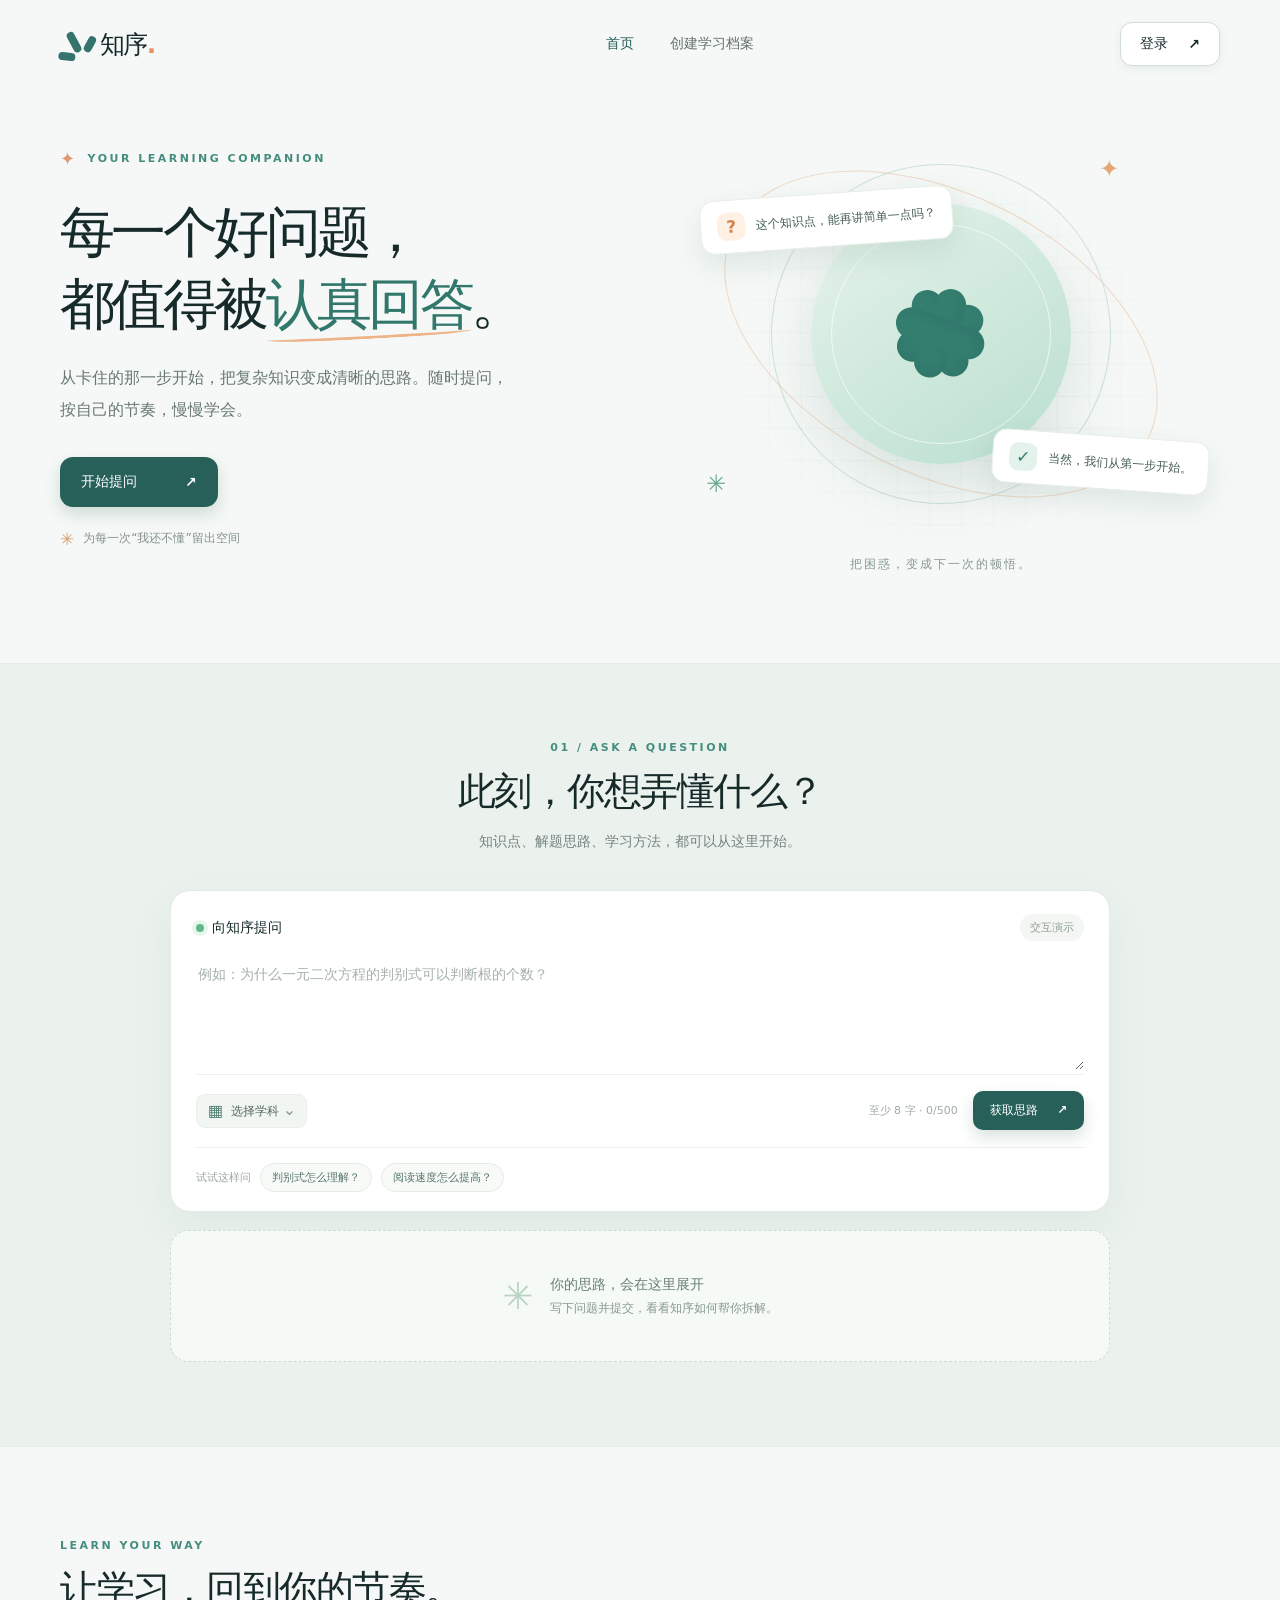
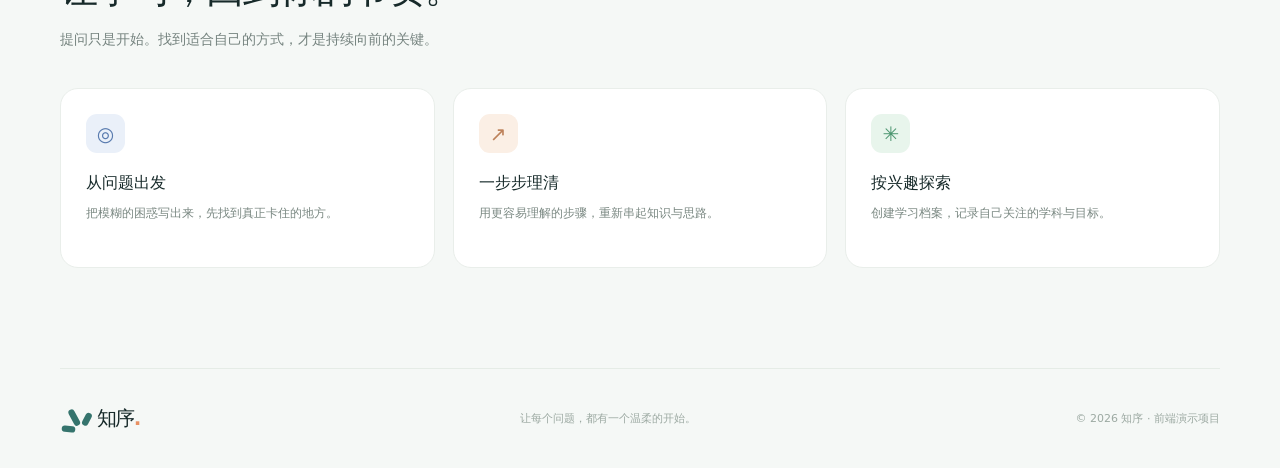
<file: homework-3/index.html>
<!doctype html>
<html lang="zh-CN">
<head>
  <meta charset="UTF-8">
  <meta name="viewport" content="width=device-width, initial-scale=1">
  <meta name="theme-color" content="#f5f8f6">
  <meta name="description" content="知序 AI 助教答疑平台，帮助你梳理问题、找到下一步。">
  <title>知序 · AI 助教答疑平台</title>
  <link rel="stylesheet" href="styles.css">
  <script src="app.js" defer></script>
</head>
<body data-page="home">
  <div class="site-shell">
    <header class="site-header container">
      <a class="brand" href="index.html" aria-label="知序，返回首页">
        <span class="brand-mark" aria-hidden="true"><span></span><span></span><span></span></span>
        <span>知序<span class="brand-dot">.</span></span>
      </a>
      <nav class="main-nav" aria-label="主导航">
        <a class="nav-link active" href="index.html" aria-current="page">首页</a>
        <a class="nav-link" href="register.html">创建学习档案</a>
      </nav>
      <a class="header-login" href="login.html">登录 <span aria-hidden="true">↗</span></a>
    </header>

    <main>
      <section class="hero container" aria-labelledby="hero-title">
        <div class="hero-copy">
          <div class="eyebrow"><span class="eyebrow-spark" aria-hidden="true">✦</span> YOUR LEARNING COMPANION</div>
          <h1 id="hero-title">每一个好问题，<br>都值得被<span class="highlight">认真回答<span class="highlight-line" aria-hidden="true"></span></span>。</h1>
          <p class="hero-lead">从卡住的那一步开始，把复杂知识变成清晰的思路。随时提问，按自己的节奏，慢慢学会。</p>
          <a class="primary-link" href="#ask">开始提问 <span aria-hidden="true">↗</span></a>
          <div class="hero-proof"><span class="proof-icon" aria-hidden="true">✳</span><span>为每一次“我还不懂”留出空间</span></div>
        </div>
        <div class="hero-visual" aria-hidden="true">
          <div class="visual-grid"></div>
          <div class="orbit orbit-one"></div><div class="orbit orbit-two"></div>
          <span class="visual-star star-one">✦</span><span class="visual-star star-two">✳</span>
          <div class="floating-note note-question"><span class="mini-avatar">?</span><span>这个知识点，能再讲简单一点吗？</span></div>
          <div class="visual-core"><div class="core-halo"></div><div class="core-symbol"><span></span><span></span><span></span><span></span></div></div>
          <div class="floating-note note-answer"><span class="answer-check">✓</span><span>当然，我们从第一步开始。</span></div>
          <div class="visual-caption">把困惑，变成下一次的顿悟。</div>
        </div>
      </section>

      <section class="ask-section" id="ask" aria-labelledby="ask-title">
        <div class="container ask-layout">
          <div class="section-heading">
            <p class="section-kicker">01 / ASK A QUESTION</p>
            <h2 id="ask-title">此刻，你想弄懂什么？</h2>
            <p>知识点、解题思路、学习方法，都可以从这里开始。</p>
          </div>
          <div class="ask-card">
            <form id="question-form">
              <div class="ask-card-head"><span class="online-dot"></span> 向知序提问 <span class="demo-tag">交互演示</span></div>
              <label for="question" class="sr-only">输入你的问题</label>
              <textarea id="question" name="question" required minlength="8" maxlength="500" placeholder="例如：为什么一元二次方程的判别式可以判断根的个数？" aria-describedby="question-help"></textarea>
              <div class="ask-bottom">
                <label class="subject-picker" for="subject"><span aria-hidden="true">▦</span><span class="sr-only">选择学科</span><select id="subject" name="subject" aria-label="选择学科"><option value="通用">选择学科</option><option value="数学">数学</option><option value="语文">语文</option><option value="英语">英语</option><option value="物理">物理</option><option value="化学">化学</option><option value="学习方法">学习方法</option></select></label>
                <span id="question-help" class="character-count">至少 8 字 · <output id="question-count">0</output>/500</span>
                <button class="button button-primary ask-submit" type="submit">获取思路 <span aria-hidden="true">↗</span></button>
              </div>
            </form>
            <div class="prompt-row"><span>试试这样问</span><button type="button" class="prompt-chip" data-question="如何理解一元二次方程判别式的作用？" data-subject="数学">判别式怎么理解？</button><button type="button" class="prompt-chip" data-question="英语阅读理解总是做不完，有什么提高速度的方法？" data-subject="英语">阅读速度怎么提高？</button></div>
          </div>
          <section class="answer-panel" id="answer-panel" aria-live="polite" aria-label="回答展示区域">
            <div class="answer-placeholder" id="answer-placeholder"><span class="placeholder-icon" aria-hidden="true">✳</span><div><h3 id="answer-title">你的思路，会在这里展开</h3><p>写下问题并提交，看看知序如何帮你拆解。</p></div></div>
            <div class="answer-content" id="answer-content" hidden><div class="answer-label"><span class="answer-spark" aria-hidden="true">✦</span> 知序的思路 <span>演示回答</span></div><h3 id="answer-question"></h3><p id="answer-intro"></p><ol id="answer-steps"></ol><p class="answer-next" id="answer-next"></p><p class="answer-disclaimer">当前为预设回答演示，尚未接入 AI 服务。</p></div>
          </section>
        </div>
      </section>

      <section class="feature-section container" aria-labelledby="feature-title"><div class="feature-intro"><p class="section-kicker">LEARN YOUR WAY</p><h2 id="feature-title">让学习，回到你的节奏。</h2><p>提问只是开始。找到适合自己的方式，才是持续向前的关键。</p></div><div class="feature-grid"><article class="feature-card"><span class="feature-icon icon-blue" aria-hidden="true">◎</span><h3>从问题出发</h3><p>把模糊的困惑写出来，先找到真正卡住的地方。</p></article><article class="feature-card"><span class="feature-icon icon-peach" aria-hidden="true">↗</span><h3>一步步理清</h3><p>用更容易理解的步骤，重新串起知识与思路。</p></article><article class="feature-card"><span class="feature-icon icon-green" aria-hidden="true">✳</span><h3>按兴趣探索</h3><p>创建学习档案，记录自己关注的学科与目标。</p></article></div></section>
    </main>
    <footer class="site-footer container"><a class="brand footer-brand" href="index.html"><span class="brand-mark" aria-hidden="true"><span></span><span></span><span></span></span><span>知序<span class="brand-dot">.</span></span></a><p>让每个问题，都有一个温柔的开始。</p><span>© 2026 知序 · 前端演示项目</span></footer>
  </div>
</body>
</html>
</file>
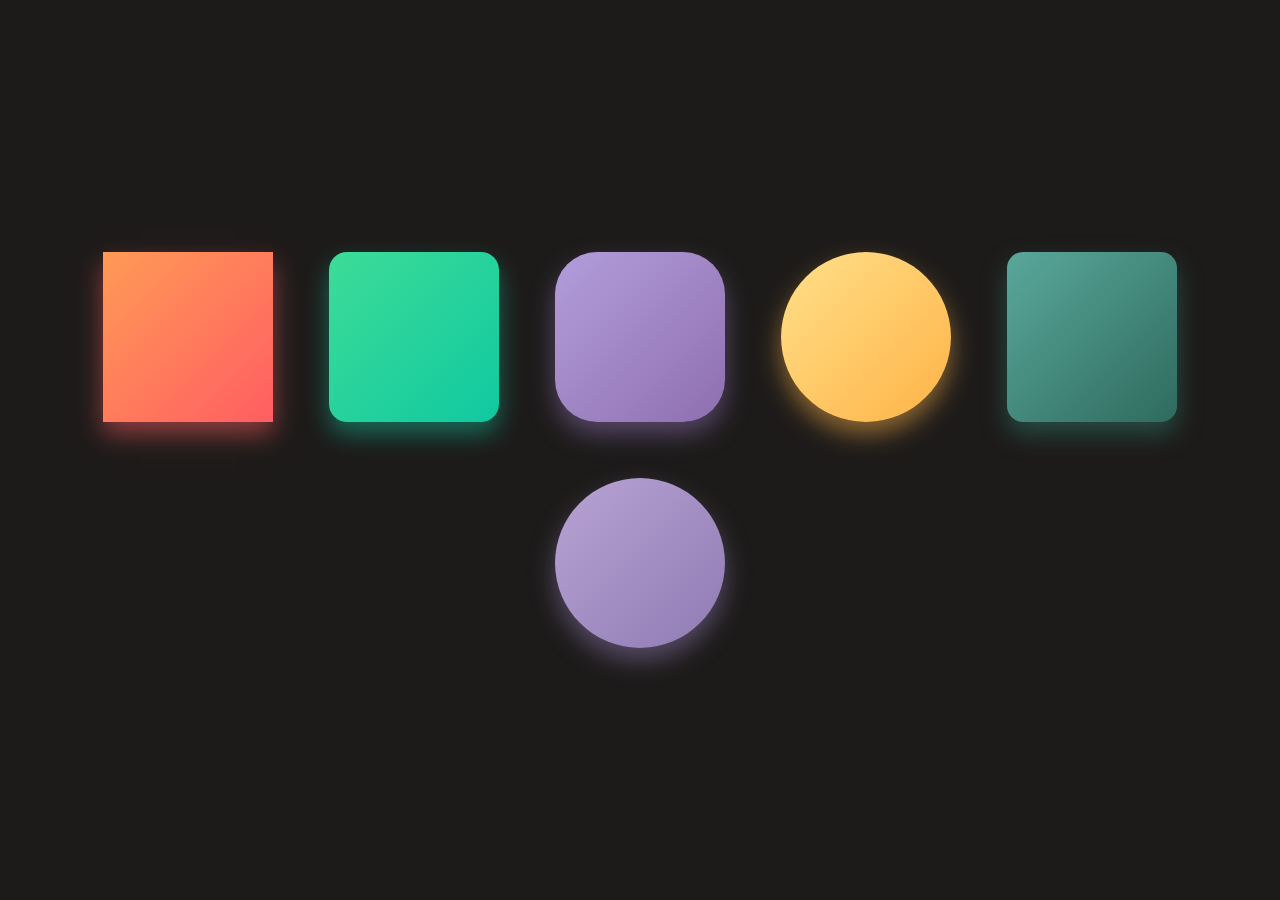
<file: homework-4/index.html>
<!DOCTYPE html>
<html lang="en">
<head>
    <meta charset="UTF-8">
    <meta name="viewport" content="width=device-width, initial-scale=1.0">
    <title>Document</title>
    <style>
        *{
            margin: 0;
            padding: 0;
            box-sizing: border-box;
        }
        body{
            min-height: 100vh;
            display: flex;
            align-items: center;
            justify-content: center;
            background-color: #1d1b1a;
        }
        .stage{
            display: flex;
            flex-wrap: wrap;
            justify-content: center;
            align-items: center;
            gap: 56px;
            padding:56px 32px
        }

        .cube{
            width: 170px;
            height: 170px;

            display: flex;
            flex-wrap: wrap;
            justify-content: center;
            align-items: center;

            --shadow-color: rgba(0, 0, 0, .45);
            box-shadow: 0 12px 24px var(--shadow-color);
            transition: transform .35s ease, box-shadow .35s ease;
        }
        .cube:hover{
            transform: translateY(-10px);
            box-shadow: 0 0 24px var(--shadow-color);
        }

        .c1{
            border-radius: 0;
            background: linear-gradient(135deg,#ff9a56,#ff5e62);
            --shadow-color: rgba(255, 94, 98, .50)
        }
        .c2{
            border-radius: 18px;
            background: linear-gradient(135deg, #3ddc97, #10c9a0);
            --shadow-color: rgba(16, 201, 160, .45)
        }
        .c3{
            border-radius: 42px;
            background: linear-gradient(135deg, #b39ddb, #8e6fb0);
            --shadow-color: rgba(142, 111, 176, .50)
        }
        .c4{
            border-radius: 50%;
            background: linear-gradient(135deg, #ffe08a, #ffb347);
            --shadow-color: rgba(255, 179, 71, .50)
        }
        .c5{
            border-radius: 16px;
            background: linear-gradient(135deg, #5aa79b, #2e6b5e);
            --shadow-color: rgba(46, 107, 94, .60)
        }
        .c6{
            border-radius: 50%;
            background: linear-gradient(135deg, #b9a3d4, #8f7bb3);
            --shadow-color: rgba(143, 123, 179, .50)
        }
        
        .hover-text {
            font: 600 22px/1 "Microsoft YaHei";
            color: white;
            opacity: 0;
            transition: .3s ease .05s;
        }
        .cube:hover .hover-text {
            opacity: 1;
        }
    </style>
</head>
<body>
    <div class="stage">
        <div class="cube c1"><span class="hover-text">hover</span></div>
        <div class="cube c2"><span class="hover-text">hover</span></div>
        <div class="cube c3"><span class="hover-text">hover</span></div>
        <div class="cube c4"><span class="hover-text">hover</span></div>
        <div class="cube c5"><span class="hover-text">hover</span></div>
        <div class="cube c6"><span class="hover-text">hover</span></div>
    </div>
</body>
</html>
</file>
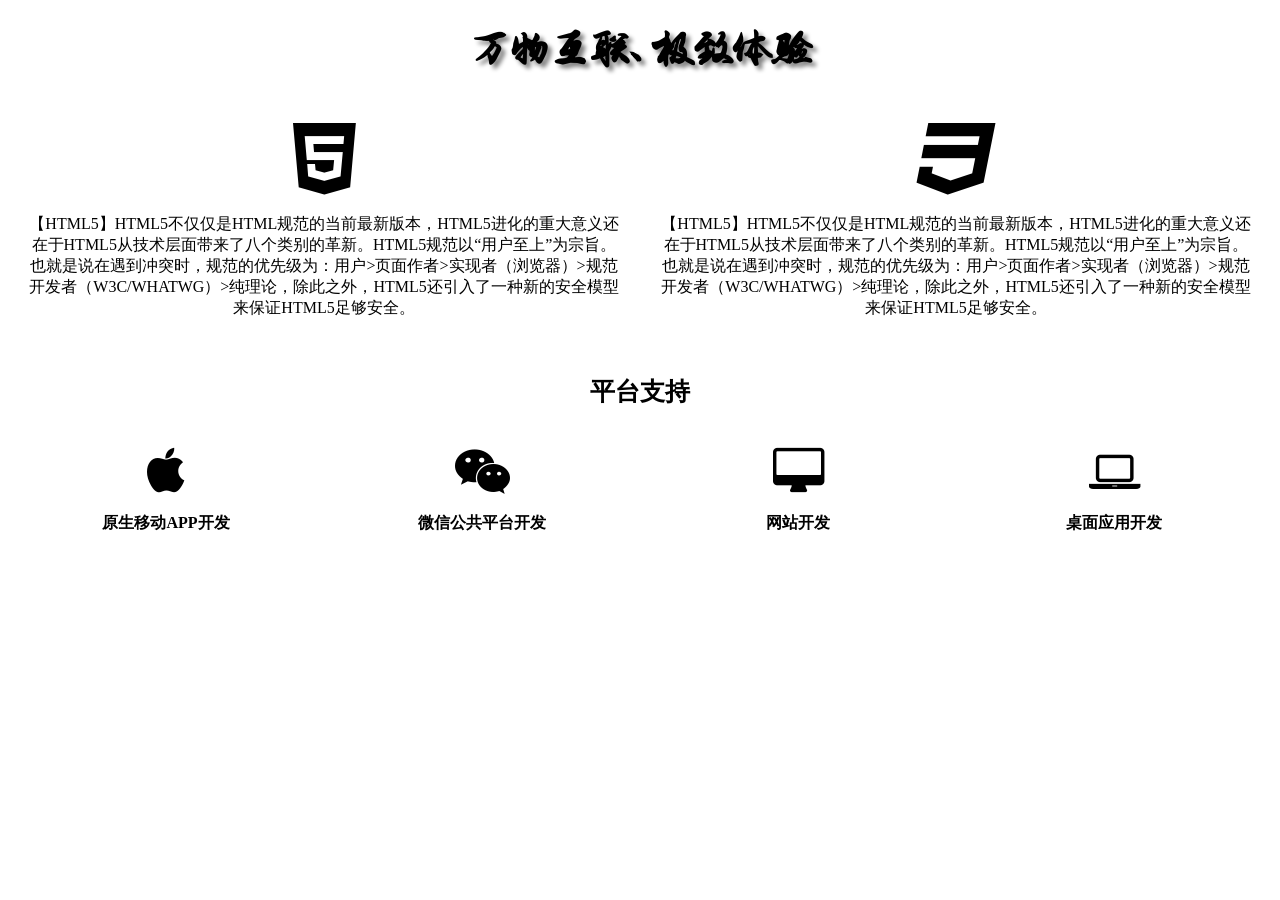
<file: homework-1/iconfont.html>
<!DOCTYPE html>
<html lang="en">
<head>
    <meta charset="UTF-8"/>
    <meta name="viewport" content="width=device-width, initial-scale=1.0"/>
    <link rel="stylesheet" type="text/css" href="./assets/font-awesome.min.css">
    <title>万物互联、极致体验</title>
    <style>
        @font-face {
            font-family: 'calligraphy';
            src: url('./assets/fonts/书法.ttf');
        }

        h1 {
            font-family: 'calligraphy', serif;
            font-size: 40px;
            font-style: bold;
            text-align: center;
            text-shadow: 4px 4px 4px gray;
        }

        h2 {
            font-family: 'Microsoft YaHei', sans-serif;
            font-size: 25px;
            font-style: bold;
            text-align: center;
        }

        .content {
            width: 50%;
            text-align: center;
            padding: 20px;
        }

        .platform {
            width: 25%;
            text-align: center;
            padding: 20px;
        }
    </style>
</head>
<body>
    <h1>万物互联、极致体验</h1>
    <div style="display: flex; width: 100%;">
        <span class="content">
            <i class="fa fa-html5 fa-5x"></i>
            <p>【HTML5】HTML5不仅仅是HTML规范的当前最新版本，HTML5进化的重大意义还在于HTML5从技术层面带来了八个类别的革新。HTML5规范以“用户至上”为宗旨。也就是说在遇到冲突时，规范的优先级为：用户>页面作者>实现者（浏览器）>规范开发者（W3C/WHATWG）>纯理论，除此之外，HTML5还引入了一种新的安全模型来保证HTML5足够安全。</p>
        </span>
        <span class="content">
            <i class="fa fa-css3 fa-5x"></i>
            <p>【HTML5】HTML5不仅仅是HTML规范的当前最新版本，HTML5进化的重大意义还在于HTML5从技术层面带来了八个类别的革新。HTML5规范以“用户至上”为宗旨。也就是说在遇到冲突时，规范的优先级为：用户>页面作者>实现者（浏览器）>规范开发者（W3C/WHATWG）>纯理论，除此之外，HTML5还引入了一种新的安全模型来保证HTML5足够安全。</p>
        </span>
    </div>

    <h2>平台支持</h2>
    <div style="display: flex; width: 100%;">
        <span class="platform">
            <i class="fa fa-apple fa-3x"></i>
            <p><b>原生移动APP开发</b></p>
        </span>
        <span class="platform">
            <i class="fa fa-wechat fa-3x"></i>
            <p><b>微信公共平台开发</b></p>
        </span>
        <span class="platform">
            <i class="fa fa-desktop fa-3x"></i>
            <p><b>网站开发</b></p>
        </span>
        <span class="platform">
            <i class="fa fa-laptop fa-3x"></i>
            <p><b>桌面应用开发</b></p>
        </span>
    </div>
</body>
</html>
</file>
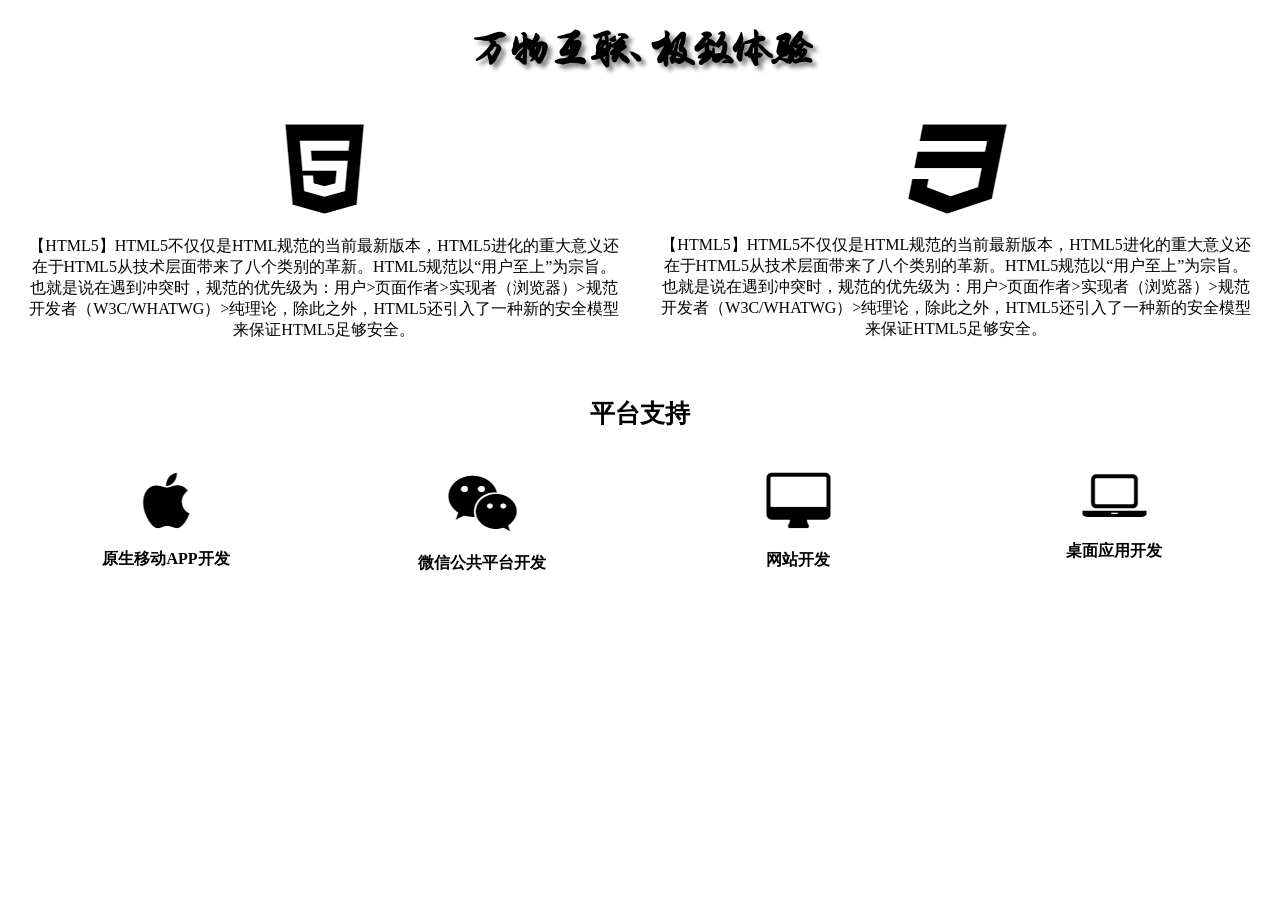
<file: homework-1/image.html>
<!DOCTYPE html>
<html lang="en">
<head>
    <meta charset="UTF-8"/>
    <meta name="viewport" content="width=device-width, initial-scale=1.0"/>
    <title>万物互联、极致体验</title>
    <style>
        @font-face {
            font-family: 'calligraphy';
            src: url('./assets/fonts/书法.ttf');
        }

        h1 {
            font-family: 'calligraphy', serif;
            font-size: 40px;
            font-style: bold;
            text-align: center;
            text-shadow: 4px 4px 4px gray;
        }

        h2 {
            font-family: 'Microsoft YaHei', sans-serif;
            font-size: 25px;
            font-style: bold;
            text-align: center;
        }

        .content {
            width: 50%;
            text-align: center;
            padding: 20px;
        }

        .platform {
            width: 25%;
            text-align: center;
            padding: 20px;
        }
    </style>
</head>
<body>
    <h1>万物互联、极致体验</h1>
    <div style="display: flex; width: 100%;">
        <span class="content">
            <img src="./assets/images/1.png" alt="1.png"/>
            <p>【HTML5】HTML5不仅仅是HTML规范的当前最新版本，HTML5进化的重大意义还在于HTML5从技术层面带来了八个类别的革新。HTML5规范以“用户至上”为宗旨。也就是说在遇到冲突时，规范的优先级为：用户>页面作者>实现者（浏览器）>规范开发者（W3C/WHATWG）>纯理论，除此之外，HTML5还引入了一种新的安全模型来保证HTML5足够安全。</p>
        </span>
        <span class="content">
            <img src="./assets/images/2.png" alt="2.png"/>
            <p>【HTML5】HTML5不仅仅是HTML规范的当前最新版本，HTML5进化的重大意义还在于HTML5从技术层面带来了八个类别的革新。HTML5规范以“用户至上”为宗旨。也就是说在遇到冲突时，规范的优先级为：用户>页面作者>实现者（浏览器）>规范开发者（W3C/WHATWG）>纯理论，除此之外，HTML5还引入了一种新的安全模型来保证HTML5足够安全。</p>
        </span>
    </div>

    <h2>平台支持</h2>
    <div style="display: flex; width: 100%;">
        <span class="platform">
            <img src="./assets/images/3.png" alt="3.png"/>
            <p><b>原生移动APP开发</b></p>
        </span>
        <span class="platform">
            <img src="./assets/images/4.png" alt="4.png"/>
            <p><b>微信公共平台开发</b></p>
        </span>
        <span class="platform">
            <img src="./assets/images/5.png" alt="5.png"/>
            <p><b>网站开发</b></p>
        </span>
        <span class="platform">
            <img src="./assets/images/6.png" alt="6.png"/>
            <p><b>桌面应用开发</b></p>
        </span>
    </div>
</body>
</html>
</file>
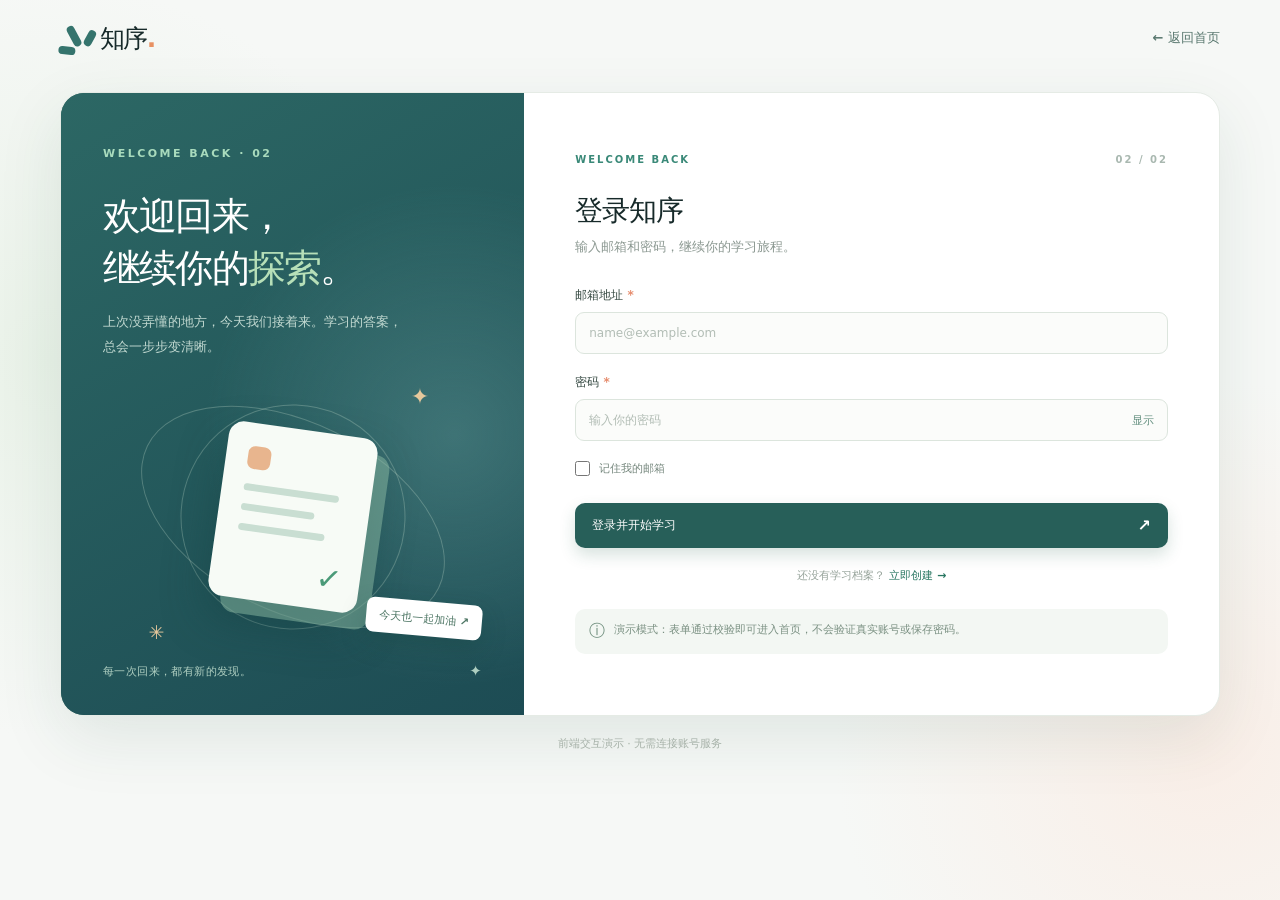
<file: homework-3/login.html>
<!doctype html>
<html lang="zh-CN">
<head>
  <meta charset="UTF-8">
  <meta name="viewport" content="width=device-width, initial-scale=1">
  <meta name="theme-color" content="#f5f8f6">
  <title>登录 · 知序</title>
  <link rel="stylesheet" href="styles.css">
  <script src="app.js" defer></script>
</head>
<body data-page="login">
  <div class="auth-page">
    <header class="auth-header container"><a class="brand" href="index.html" aria-label="知序，返回首页"><span class="brand-mark" aria-hidden="true"><span></span><span></span><span></span></span><span>知序<span class="brand-dot">.</span></span></a><a class="back-link" href="index.html">← 返回首页</a></header>
    <main class="auth-main container login-main">
      <div class="auth-card login-card">
        <aside class="auth-aside login-aside"><div class="aside-top"><span class="aside-kicker">WELCOME BACK · 02</span><h1>欢迎回来，<br>继续你的<span>探索</span>。</h1><p>上次没弄懂的地方，今天我们接着来。学习的答案，总会一步步变清晰。</p></div><div class="aside-art" aria-hidden="true"><div class="aside-orbit aside-orbit-a"></div><div class="aside-orbit aside-orbit-b"></div><span class="aside-art-star star-a">✦</span><span class="aside-art-star star-b">✳</span><div class="art-paper login-paper"><span class="paper-dot"></span><span class="paper-line paper-line-a"></span><span class="paper-line paper-line-b"></span><span class="paper-line paper-line-c"></span><span class="paper-accent">✓</span></div><div class="art-badge">今天也一起加油 ↗</div></div><div class="aside-footer">每一次回来，都有新的发现。 <span>✦</span></div></aside>
        <div class="auth-form-area login-form-area"><div class="form-topline"><span>WELCOME BACK</span><span>02 / 02</span></div><div class="form-heading"><h2>登录知序</h2><p>输入邮箱和密码，继续你的学习旅程。</p></div>
          <form id="login-form" class="stacked-form"><div class="field"><label for="login-email">邮箱地址 <span class="required-mark">*</span></label><input id="login-email" name="email" type="email" required maxlength="254" autocomplete="email" inputmode="email" placeholder="name@example.com"></div><div class="field"><label for="login-password">密码 <span class="required-mark">*</span></label><div class="password-wrap"><input id="login-password" name="password" type="password" required minlength="8" maxlength="32" autocomplete="current-password" placeholder="输入你的密码"><button class="password-toggle" type="button" data-toggle-password="login-password" aria-label="显示密码" aria-pressed="false">显示</button></div></div><label class="remember-label"><input id="remember-email" type="checkbox" name="remember"><span>记住我的邮箱</span></label><button class="button button-primary form-submit" type="submit">登录并开始学习 <span aria-hidden="true">↗</span></button><p class="form-status" id="login-status" role="status" aria-live="polite"></p><p class="switch-auth">还没有学习档案？<a href="register.html">立即创建 <span aria-hidden="true">→</span></a></p></form>
          <div class="demo-explainer"><span aria-hidden="true">ⓘ</span><p>演示模式：表单通过校验即可进入首页，不会验证真实账号或保存密码。</p></div>
        </div>
      </div>
      <p class="auth-note">前端交互演示 · 无需连接账号服务</p>
    </main>
  </div>
</body>
</html>
</file>
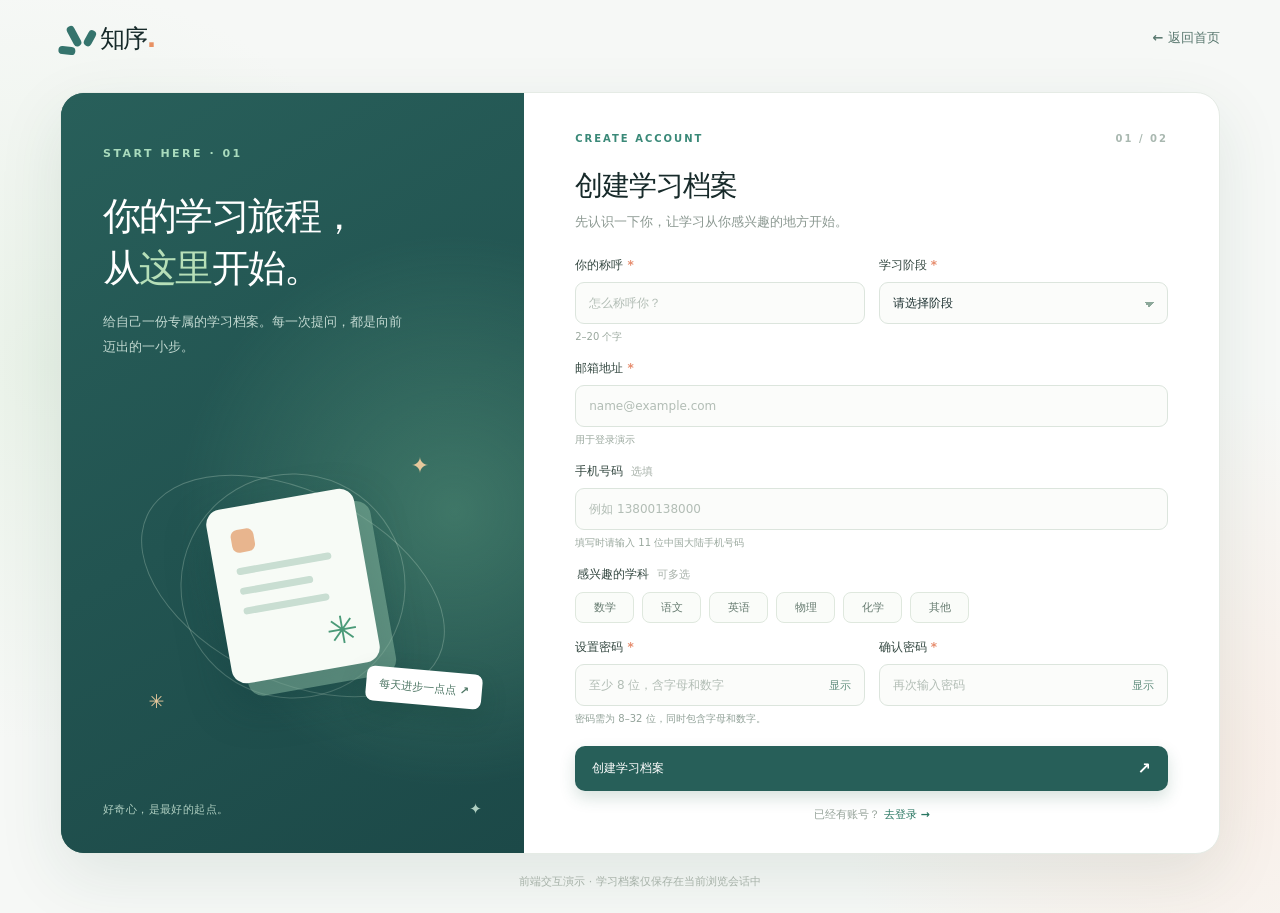
<file: homework-3/register.html>
<!doctype html>
<html lang="zh-CN">
<head>
  <meta charset="UTF-8">
  <meta name="viewport" content="width=device-width, initial-scale=1">
  <meta name="theme-color" content="#f5f8f6">
  <title>创建学习档案 · 知序</title>
  <link rel="stylesheet" href="styles.css">
  <script src="app.js" defer></script>
</head>
<body data-page="register">
  <div class="auth-page">
    <header class="auth-header container"><a class="brand" href="index.html" aria-label="知序，返回首页"><span class="brand-mark" aria-hidden="true"><span></span><span></span><span></span></span><span>知序<span class="brand-dot">.</span></span></a><a class="back-link" href="index.html">← 返回首页</a></header>
    <main class="auth-main container">
      <div class="auth-card register-card">
        <aside class="auth-aside"><div class="aside-top"><span class="aside-kicker">START HERE · 01</span><h1>你的学习旅程，<br>从<span>这里</span>开始。</h1><p>给自己一份专属的学习档案。每一次提问，都是向前迈出的一小步。</p></div><div class="aside-art" aria-hidden="true"><div class="aside-orbit aside-orbit-a"></div><div class="aside-orbit aside-orbit-b"></div><span class="aside-art-star star-a">✦</span><span class="aside-art-star star-b">✳</span><div class="art-paper"><span class="paper-dot"></span><span class="paper-line paper-line-a"></span><span class="paper-line paper-line-b"></span><span class="paper-line paper-line-c"></span><span class="paper-accent">✳</span></div><div class="art-badge">每天进步一点点 ↗</div></div><div class="aside-footer">好奇心，是最好的起点。 <span>✦</span></div></aside>
        <div class="auth-form-area"><div class="form-topline"><span>CREATE ACCOUNT</span><span>01 / 02</span></div><div class="form-heading"><h2>创建学习档案</h2><p>先认识一下你，让学习从你感兴趣的地方开始。</p></div>
          <form id="register-form" class="stacked-form">
            <div class="field-row"><div class="field"><label for="reg-name">你的称呼 <span class="required-mark">*</span></label><input id="reg-name" name="name" type="text" required minlength="2" maxlength="20" autocomplete="nickname" placeholder="怎么称呼你？"><small>2–20 个字</small></div><div class="field"><label for="reg-stage">学习阶段 <span class="required-mark">*</span></label><select id="reg-stage" name="stage" required><option value="" selected disabled>请选择阶段</option><option value="初中">初中</option><option value="高中">高中</option><option value="大学">大学</option><option value="自我提升">自我提升</option></select></div></div>
            <div class="field"><label for="reg-email">邮箱地址 <span class="required-mark">*</span></label><input id="reg-email" name="email" type="email" required maxlength="254" autocomplete="email" inputmode="email" placeholder="name@example.com"><small>用于登录演示</small></div>
            <div class="field"><label for="reg-phone">手机号码 <span class="optional-label">选填</span></label><input id="reg-phone" name="phone" type="tel" inputmode="tel" autocomplete="tel" pattern="1[3-9][0-9]{9}" title="请输入 11 位中国大陆手机号码" placeholder="例如 13800138000"><small>填写时请输入 11 位中国大陆手机号码</small></div>
            <fieldset class="interest-field"><legend>感兴趣的学科 <span class="optional-label">可多选</span></legend><div class="interest-options"><label><input type="checkbox" name="interests" value="数学"><span>数学</span></label><label><input type="checkbox" name="interests" value="语文"><span>语文</span></label><label><input type="checkbox" name="interests" value="英语"><span>英语</span></label><label><input type="checkbox" name="interests" value="物理"><span>物理</span></label><label><input type="checkbox" name="interests" value="化学"><span>化学</span></label><label><input type="checkbox" name="interests" value="其他"><span>其他</span></label></div></fieldset>
            <div class="field-row password-row"><div class="field"><label for="reg-password">设置密码 <span class="required-mark">*</span></label><div class="password-wrap"><input id="reg-password" name="password" type="password" required minlength="8" maxlength="32" pattern="(?=.*[A-Za-z])(?=.*[0-9]).{8,32}" title="密码需为 8–32 位，且同时包含字母和数字" autocomplete="new-password" placeholder="至少 8 位，含字母和数字" aria-describedby="password-hint"><button class="password-toggle" type="button" data-toggle-password="reg-password" aria-label="显示密码" aria-pressed="false">显示</button></div></div><div class="field"><label for="reg-confirm">确认密码 <span class="required-mark">*</span></label><div class="password-wrap"><input id="reg-confirm" name="confirm" type="password" required minlength="8" maxlength="32" autocomplete="new-password" placeholder="再次输入密码" aria-describedby="confirm-hint"><button class="password-toggle" type="button" data-toggle-password="reg-confirm" aria-label="显示确认密码" aria-pressed="false">显示</button></div></div></div>
            <p class="form-hint" id="password-hint">密码需为 8–32 位，同时包含字母和数字。</p><p class="form-hint confirm-hint" id="confirm-hint">请再次输入相同密码。</p>
            <button class="button button-primary form-submit" type="submit">创建学习档案 <span aria-hidden="true">↗</span></button><p class="form-status" id="register-status" role="status" aria-live="polite"></p><p class="switch-auth">已经有账号？<a href="login.html">去登录 <span aria-hidden="true">→</span></a></p>
          </form>
        </div>
      </div>
      <p class="auth-note">前端交互演示 · 学习档案仅保存在当前浏览会话中</p>
    </main>
  </div>
</body>
</html>
</file>
<file: homework-3/styles.css>
:root{font-family:Inter,"PingFang SC","Microsoft YaHei",system-ui,sans-serif;color:#172a2a;background:#f5f8f6;font-synthesis:none}*{box-sizing:border-box}[hidden]{display:none!important}html{scroll-behavior:smooth}body{margin:0;min-width:320px}button,input,textarea,select{font:inherit}button{cursor:pointer}a{color:inherit;text-decoration:none}p,h1,h2,h3{margin-top:0}input,textarea,select{color:#1f3333}.sr-only{position:absolute;width:1px;height:1px;padding:0;margin:-1px;overflow:hidden;clip:rect(0,0,0,0);white-space:nowrap;border:0}.container{width:min(1160px,calc(100% - 48px));margin-inline:auto}.site-shell{overflow:hidden}.site-header,.auth-header{height:88px;display:flex;align-items:center;justify-content:space-between}.brand{display:inline-flex;align-items:center;gap:10px;font-size:25px;font-weight:800;letter-spacing:-1.6px;white-space:nowrap}.brand-dot{color:#e89163}.brand-mark{width:30px;height:30px;display:inline-block;position:relative;transform:rotate(-28deg)}.brand-mark span{display:block;position:absolute;background:#35746d;border-radius:12px;transform-origin:bottom center}.brand-mark span:nth-child(1){width:8px;height:22px;left:11px;top:2px}.brand-mark span:nth-child(2){width:8px;height:17px;left:5px;top:10px;transform:rotate(-56deg)}.brand-mark span:nth-child(3){width:8px;height:17px;left:17px;top:10px;transform:rotate(56deg)}.main-nav{display:flex;align-items:center;gap:36px;margin-left:85px}.nav-link{font-size:14px;color:#64716f;font-weight:600;transition:color .2s}.nav-link:hover,.nav-link.active{color:#225e57}.header-login{display:inline-flex;align-items:center;justify-content:center;gap:20px;min-width:100px;padding:12px 18px;border:1px solid #d1ddd9;border-radius:12px;background:#fff;font-size:14px;font-weight:700;box-shadow:0 3px 10px #113b2810;transition:transform .2s,box-shadow .2s}.header-login:hover,.primary-link:hover,.button:hover{transform:translateY(-2px);box-shadow:0 9px 22px #184d3a22}.hero{min-height:575px;display:grid;grid-template-columns:1.02fr .98fr;align-items:center;gap:20px;padding-top:24px;padding-bottom:70px}.hero-copy{position:relative;z-index:1;padding-bottom:8px}.eyebrow,.section-kicker,.aside-kicker,.form-topline{font-size:11px;font-weight:800;letter-spacing:2.5px;color:#458d7f}.eyebrow{display:inline-flex;align-items:center;gap:10px;margin-bottom:27px}.eyebrow-spark{font-size:18px;color:#df996c}.hero h1{font-size:clamp(42px,4.3vw,66px);line-height:1.31;letter-spacing:-3.6px;font-weight:850;margin-bottom:22px;white-space:nowrap}.highlight{color:#32776b;position:relative}.highlight-line{position:absolute;left:0;bottom:-3px;width:100%;height:8px;border-bottom:3px solid #edb389;border-radius:50%;transform:rotate(-3deg)}.hero-lead{max-width:460px;font-size:16px;line-height:1.95;color:#687775;margin-bottom:32px}.primary-link,.button-primary{background:#275f59;color:#fff;box-shadow:0 7px 16px #245f492e}.primary-link{display:inline-flex;align-items:center;justify-content:space-between;gap:48px;border-radius:13px;padding:16px 21px;font-size:14px;font-weight:700;transition:transform .2s,box-shadow .2s}.hero-proof{display:flex;align-items:center;gap:9px;font-size:12px;color:#83918d;margin-top:22px}.proof-icon{font-size:17px;color:#dd9b6b}.hero-visual{height:470px;position:relative;isolation:isolate}.visual-grid{position:absolute;inset:22px 5px 8px 12px;background-image:linear-gradient(#2f706611 1px,transparent 1px),linear-gradient(90deg,#2f706611 1px,transparent 1px);background-size:32px 32px;mask-image:radial-gradient(ellipse at center,#000 15%,transparent 72%)}.orbit{position:absolute;border:1px solid #88b7a75c;border-radius:50%;left:50%;top:46%;transform:translate(-50%,-50%) rotate(-18deg)}.orbit-one{width:340px;height:340px}.orbit-two{width:465px;height:280px;transform:translate(-50%,-50%) rotate(27deg);border-color:#e9b79280}.visual-core{position:absolute;width:260px;height:260px;left:50%;top:46%;transform:translate(-50%,-50%);background:linear-gradient(145deg,#e8f4eb,#b8decf);border-radius:50%;box-shadow:0 25px 60px #37715e25;display:grid;place-items:center}.core-halo{position:absolute;inset:20px;border:1px solid #ffffffa8;border-radius:50%}.core-symbol{width:120px;height:120px;position:relative;transform:rotate(-25deg)}.core-symbol span{position:absolute;width:31px;height:92px;border-radius:30px;background:#347e70;left:44px;top:13px;box-shadow:inset -5px -7px 10px #174d421c}.core-symbol span:nth-child(2){transform:rotate(90deg)}.core-symbol span:nth-child(3){transform:rotate(45deg)}.core-symbol span:nth-child(4){transform:rotate(-45deg)}.floating-note{position:absolute;display:flex;align-items:center;gap:11px;background:#fff;border:1px solid #e9eee9;border-radius:14px;padding:12px 16px;box-shadow:0 12px 30px #154b3c1a;font-size:12px;color:#455d58;font-weight:650;white-space:nowrap;z-index:2}.note-question{left:7%;top:16%;transform:rotate(-4deg)}.note-answer{right:2%;bottom:21%;transform:rotate(4deg)}.mini-avatar,.answer-check{width:28px;height:28px;display:grid;place-items:center;border-radius:9px;font-size:17px}.mini-avatar{background:#fff0e4;color:#d1834b}.answer-check{background:#e3f3ec;color:#34826b}.visual-star{position:absolute;color:#e6a776;font-size:24px}.star-one{right:18%;top:8%}.star-two{left:8%;bottom:19%;color:#69a88f}.visual-caption{position:absolute;bottom:3%;width:100%;text-align:center;color:#879793;font-size:12px;letter-spacing:2px}.ask-section{background:#ebf2ee;padding:77px 0 84px;border-top:1px solid #e3ece5;border-bottom:1px solid #e3ece5}.ask-layout{max-width:940px}.section-heading{text-align:center;margin-bottom:36px}.section-kicker{margin-bottom:12px}.section-heading h2,.feature-intro h2{font-size:clamp(27px,3vw,38px);letter-spacing:-1.5px;margin-bottom:12px}.section-heading>p:last-child,.feature-intro>p:last-child{color:#75837f;font-size:14px;line-height:1.8;margin-bottom:0}.ask-card{background:#fff;border:1px solid #e2ebe5;border-radius:20px;box-shadow:0 16px 40px #255a4210;padding:23px 25px 19px}.ask-card-head{display:flex;align-items:center;gap:8px;font-size:14px;font-weight:750;margin-bottom:14px}.online-dot{width:8px;height:8px;border-radius:50%;background:#64b88e;box-shadow:0 0 0 4px #e5f7ec}.demo-tag{margin-left:auto;color:#8e9d97;background:#f3f6f3;border-radius:20px;padding:6px 10px;font-size:11px;font-weight:650}.ask-card textarea{width:100%;min-height:115px;resize:vertical;border:0;outline:0;line-height:1.75;font-size:14px;padding:7px 2px;background:#fff}.ask-card textarea::placeholder{color:#a5b0ac}.ask-bottom{display:flex;align-items:center;gap:15px;border-top:1px solid #edf1ed;padding-top:16px}.subject-picker{position:relative;display:inline-flex;align-items:center;gap:6px;background:#f2f6f2;border:1px solid #e8eee8;border-radius:9px;padding:0 11px;color:#528276}.subject-picker select{appearance:none;border:0;background:transparent;padding:9px 16px 9px 2px;font-size:12px;color:#526660;outline:0;cursor:pointer}.subject-picker:after{content:"⌄";position:absolute;right:10px;top:5px;color:#849b90;pointer-events:none}.character-count{margin-left:auto;font-size:11px;color:#a0aaa5}.button{border:0;border-radius:10px;font-weight:700;transition:transform .2s,box-shadow .2s}.ask-submit{padding:11px 17px;font-size:12px;white-space:nowrap}.ask-submit span{margin-left:15px}.prompt-row{display:flex;align-items:center;flex-wrap:wrap;gap:9px;margin-top:17px;padding-top:15px;border-top:1px solid #edf1ed;font-size:11px;color:#9ba8a2}.prompt-chip{border:1px solid #e4ece5;background:#f8faf8;color:#56766b;border-radius:50px;padding:6px 11px;font-size:11px;transition:background .2s}.prompt-chip:hover{background:#edf5ee}.answer-panel{margin-top:18px;border:1px dashed #cbdcd0;border-radius:18px;background:#f6faf6;min-height:130px}.answer-placeholder{display:flex;align-items:center;justify-content:center;gap:16px;min-height:130px;color:#879a8d}.placeholder-icon{font-size:37px;color:#b9d4c3}.answer-placeholder h3{font-size:14px;color:#677f72;margin-bottom:6px}.answer-placeholder p{font-size:12px;margin-bottom:0}.answer-content{padding:26px 30px}.answer-content[hidden]{display:none}.answer-label{display:flex;align-items:center;gap:8px;color:#327c6d;font-size:12px;font-weight:800;letter-spacing:1px}.answer-label>span:last-child{font-size:10px;letter-spacing:0;margin-left:auto;color:#9aa9a0;font-weight:500}.answer-spark{font-size:18px;color:#df9d68}.answer-content h3{font-size:20px;margin:16px 0 12px}.answer-content p,.answer-content li{font-size:14px;color:#576c61;line-height:1.9}.answer-content ol{padding-left:22px}.answer-content li{padding-left:6px;margin-bottom:8px}.answer-next{border-left:3px solid #dbaf85;padding-left:13px}.answer-content .answer-disclaimer{font-size:11px;color:#9aa69f;margin:18px 0 0}.feature-section{padding-top:92px;padding-bottom:100px}.feature-intro{max-width:460px;margin-bottom:36px}.feature-grid{display:grid;grid-template-columns:repeat(3,1fr);gap:18px}.feature-card{background:#fff;border:1px solid #e9eeea;border-radius:18px;padding:25px 25px 28px;min-height:180px}.feature-icon{display:grid;place-items:center;width:39px;height:39px;border-radius:11px;font-size:20px;margin-bottom:20px}.icon-blue{color:#597baf;background:#eaf0f9}.icon-peach{color:#bd815a;background:#fbefe5}.icon-green{color:#4b956f;background:#e8f5ec}.feature-card h3{font-size:16px;margin-bottom:9px}.feature-card p{color:#7a8882;font-size:12px;line-height:1.8;margin-bottom:0}.site-footer{display:flex;align-items:center;justify-content:space-between;gap:20px;border-top:1px solid #e5ece6;min-height:100px}.footer-brand{font-size:20px}.footer-brand .brand-mark{transform:rotate(-28deg) scale(.8);margin-right:-3px}.site-footer p,.site-footer>span{font-size:11px;color:#9ca9a2;margin:0}
/* Account pages */
.auth-page{min-height:100vh;background:radial-gradient(circle at 4% 40%,#e9f2e8 0,transparent 28%),radial-gradient(circle at 94% 83%,#f9eee7 0,transparent 26%),#f6f8f6}.auth-header{height:76px}.back-link{font-size:13px;font-weight:650;color:#58776e}.back-link:hover{text-decoration:underline}.auth-main{padding-top:16px;padding-bottom:24px}.auth-card{min-height:730px;display:grid;grid-template-columns:40% 60%;border:1px solid #e5ebe5;border-radius:24px;overflow:hidden;background:#fff;box-shadow:0 22px 65px #1d51371a}.auth-aside{background:#255e57;position:relative;overflow:hidden;display:flex;flex-direction:column;justify-content:space-between;padding:49px 42px 35px;color:#fff;isolation:isolate}.auth-aside:before{content:"";position:absolute;inset:0;background:radial-gradient(circle at 85% 55%,#6cae8b66,transparent 48%),linear-gradient(150deg,#285f5a,#1c4948);z-index:-2}.aside-kicker{color:#a9dbbd;font-size:11px}.auth-aside h1{font-size:clamp(29px,3vw,42px);line-height:1.35;letter-spacing:-1.8px;margin:29px 0 15px}.auth-aside h1 span{color:#b6dfb8}.auth-aside p{font-size:13px;color:#c2d9d1;line-height:1.95;max-width:300px}.aside-art{height:290px;position:relative;flex:none}.aside-orbit{position:absolute;border:1px solid #d1e6d347;border-radius:50%;left:50%;top:50%;transform:translate(-50%,-50%) rotate(-20deg)}.aside-orbit-a{width:225px;height:225px}.aside-orbit-b{width:325px;height:190px;transform:translate(-50%,-50%) rotate(26deg)}.art-paper{position:absolute;width:150px;height:176px;left:50%;top:50%;transform:translate(-50%,-50%) rotate(-10deg);background:#f7fbf6;border-radius:15px;box-shadow:14px 15px 0 #8bbca480,0 20px 45px #133d3e70}.paper-dot{display:block;width:23px;height:23px;border-radius:7px;background:#e8b58e;position:absolute;top:23px;left:22px}.paper-line{position:absolute;left:22px;height:7px;border-radius:5px;background:#c9ded2}.paper-line-a{top:61px;width:96px}.paper-line-b{top:81px;width:74px}.paper-line-c{top:101px;width:87px}.paper-accent{position:absolute;right:18px;bottom:14px;color:#4a9a78;font-size:38px}.art-badge{position:absolute;right:0;bottom:26px;transform:rotate(5deg);background:#fff;color:#4c7563;border-radius:8px;box-shadow:0 10px 25px #123e3745;padding:10px 13px;font-size:11px;font-weight:750}.aside-art-star{position:absolute;color:#e6c89c}.star-a{top:12px;right:14%;font-size:22px}.star-b{bottom:19px;left:12%;font-size:19px}.aside-footer{display:flex;align-items:center;justify-content:space-between;color:#afcfc1;font-size:11px;letter-spacing:.4px}.aside-footer span{font-size:15px}.auth-form-area{padding:40px 51px 31px}.form-topline{display:flex;justify-content:space-between;color:#a9b8b0;font-size:10px;letter-spacing:2px}.form-topline span:first-child{color:#3a8978}.form-heading{margin:23px 0 26px}.form-heading h2{font-size:28px;letter-spacing:-1px;margin-bottom:8px}.form-heading p{font-size:13px;color:#8b9891;margin:0}.stacked-form{display:flex;flex-direction:column;gap:16px}.field-row{display:grid;grid-template-columns:1fr 1fr;gap:14px}.field label,.interest-field legend{display:block;font-size:12px;font-weight:750;color:#344841;margin-bottom:8px}.required-mark{color:#e68c6d}.optional-label{color:#a6b0a8;font-weight:500;font-size:11px;margin-left:4px}.field input,.field select{display:block;width:100%;height:42px;border:1px solid #dce5dd;border-radius:9px;background:#fbfcfa;padding:0 13px;font-size:12px;outline:0;transition:border-color .2s,box-shadow .2s}.field input::placeholder{color:#b2bdb5}.field input:focus,.field select:focus,.ask-card textarea:focus-visible{border-color:#5ca28a;box-shadow:0 0 0 3px #dff1e5}.field input:user-invalid,.field select:user-invalid{border-color:#db8678}.field small{display:block;margin:6px 0 0;color:#9aa89e;font-size:10px}.field select{appearance:none;background-image:linear-gradient(45deg,transparent 50%,#8ca89a 50%),linear-gradient(135deg,#8ca89a 50%,transparent 50%);background-position:calc(100% - 18px) 19px,calc(100% - 13px) 19px;background-size:5px 5px;background-repeat:no-repeat}.interest-field{border:0;margin:0;padding:0;min-width:0}.interest-field legend{margin-bottom:9px}.interest-options{display:flex;flex-wrap:wrap;gap:8px}.interest-options label{position:relative;cursor:pointer}.interest-options input{position:absolute;opacity:0;width:1px;height:1px}.interest-options span{display:inline-flex;align-items:center;justify-content:center;border:1px solid #dfe8de;background:#fafcf9;color:#667b70;min-width:59px;height:31px;border-radius:8px;font-size:11px;transition:all .2s}.interest-options input:checked+span{background:#e7f3e9;color:#2e8064;border-color:#89c6a2;font-weight:750}.interest-options input:focus-visible+span{outline:3px solid #b2dac2;outline-offset:2px}.password-wrap{position:relative}.password-wrap input{padding-right:49px}.password-toggle{position:absolute;right:5px;top:5px;height:32px;border:0;background:transparent;color:#659080;padding:0 9px;font-size:11px;font-weight:700}.password-toggle:hover{text-decoration:underline}.form-hint{font-size:10px;color:#92a299;margin:-10px 0 0}.confirm-hint{display:none}.confirm-hint.is-error{display:block;color:#c66b5f}.form-submit{width:100%;display:flex;align-items:center;justify-content:space-between;padding:13px 17px;margin-top:4px;font-size:12px}.form-submit span{font-size:16px}.form-status{min-height:0;color:#27765b;font-size:12px;line-height:1.6;margin:-6px 0 0}.form-status:empty{display:none}.form-status.error{color:#bb6559}.switch-auth{text-align:center;font-size:11px;color:#96a39a;margin:0}.switch-auth a{color:#287661;font-weight:800;margin-left:4px}.switch-auth a:hover{text-decoration:underline}.auth-note{text-align:center;font-size:11px;color:#a6b1a8;margin:20px 0 0}.login-card{min-height:585px}.login-aside:before{background:radial-gradient(circle at 85% 55%,#76aead55,transparent 48%),linear-gradient(150deg,#2c6764,#1d4c54)}.login-paper{transform:translate(-50%,-50%) rotate(8deg)}.login-paper .paper-accent{font-size:31px;font-weight:900}.login-form-area{display:flex;flex-direction:column;justify-content:center;padding-top:44px;padding-bottom:44px}.login-form-area .form-heading{margin:27px 0 31px}.login-form-area .stacked-form{gap:20px}.remember-label{display:flex;align-items:center;gap:9px;color:#74867c;font-size:11px;cursor:pointer}.remember-label input{width:15px;height:15px;accent-color:#367e68;margin:0}.login-form-area .form-submit{margin-top:7px}.demo-explainer{display:flex;align-items:flex-start;gap:9px;background:#f3f7f3;border-radius:10px;padding:12px 14px;margin-top:26px;color:#6e8d7c}.demo-explainer>span{font-size:16px;line-height:1.3}.demo-explainer p{font-size:11px;line-height:1.7;margin:0;color:#7a9082}
@media(max-width:900px){.hero{grid-template-columns:1fr 1fr;min-height:500px}.hero h1{font-size:clamp(35px,4.5vw,51px);letter-spacing:-2.2px}.hero-visual{transform:scale(.85);transform-origin:center}.auth-card{grid-template-columns:36% 64%}.auth-aside{padding:38px 27px 29px}.auth-form-area{padding:35px 35px 28px}.auth-aside h1{font-size:29px}.aside-art{transform:scale(.86);transform-origin:center}}
@media(max-width:700px){.container{width:min(100% - 36px,540px)}.site-header{height:72px}.brand{font-size:23px}.main-nav{display:none}.header-login{min-width:auto;padding:10px 14px}.hero{display:flex;flex-direction:column;align-items:stretch;gap:0;padding-top:37px;padding-bottom:55px;min-height:0}.hero h1{font-size:clamp(36px,7.2vw,50px);letter-spacing:-2.1px}.hero-lead{font-size:14px;line-height:1.9}.hero-visual{height:355px;margin-top:8px;transform:scale(.77);transform-origin:center top;margin-bottom:-76px}.visual-caption{bottom:0}.ask-section{padding:60px 0}.section-heading h2,.feature-intro h2{font-size:29px}.feature-section{padding:70px 0}.feature-grid{grid-template-columns:1fr;gap:12px}.feature-card{min-height:0}.site-footer{flex-wrap:wrap;justify-content:center;text-align:center;padding:27px 0;gap:10px}.site-footer p{width:100%;order:2}.site-footer>span{order:3;width:100%}.auth-header{height:68px}.auth-main{padding-top:7px}.auth-card{display:block;min-height:0}.auth-aside{min-height:220px;padding:29px 28px}.auth-aside h1{font-size:28px;margin:16px 0 9px}.auth-aside p{font-size:11px;max-width:255px}.aside-art{position:absolute;right:-70px;bottom:-93px;width:260px;opacity:.35;transform:scale(.7)}.aside-footer{display:none}.auth-form-area{padding:28px 27px 32px}.form-heading{margin:22px 0}.login-card{min-height:0}.login-form-area{padding-top:32px;padding-bottom:35px}}
@media(max-width:470px){.container{width:calc(100% - 30px)}.hero h1{font-size:36px;white-space:normal}.hero-visual{transform:scale(.66);margin-left:-30px;margin-right:-30px;margin-bottom:-115px}.ask-card{padding:19px 17px 15px}.ask-bottom{flex-wrap:wrap}.character-count{margin-left:auto}.ask-submit{width:100%;justify-content:space-between}.prompt-row>span{width:100%}.answer-content{padding:23px 20px}.auth-form-area{padding:25px 19px 30px}.field-row{grid-template-columns:1fr;gap:16px}.password-row{gap:16px}.form-hint{margin-top:-10px}.auth-aside{min-height:200px;padding:25px 21px}.auth-aside h1{font-size:26px}.auth-aside p{max-width:230px}.interest-options span{min-width:55px}.form-heading h2{font-size:25px}}
@media(max-width:700px){.main-nav{display:flex;margin-left:0}.main-nav .nav-link:first-child{display:none}.main-nav .nav-link{font-size:12px}.header-login{gap:7px;font-size:12px}}
.form-status a{font-weight:800;text-decoration:underline;text-underline-offset:2px}.form-submit:disabled{cursor:default;opacity:.75;transform:none;box-shadow:none}
</file>
